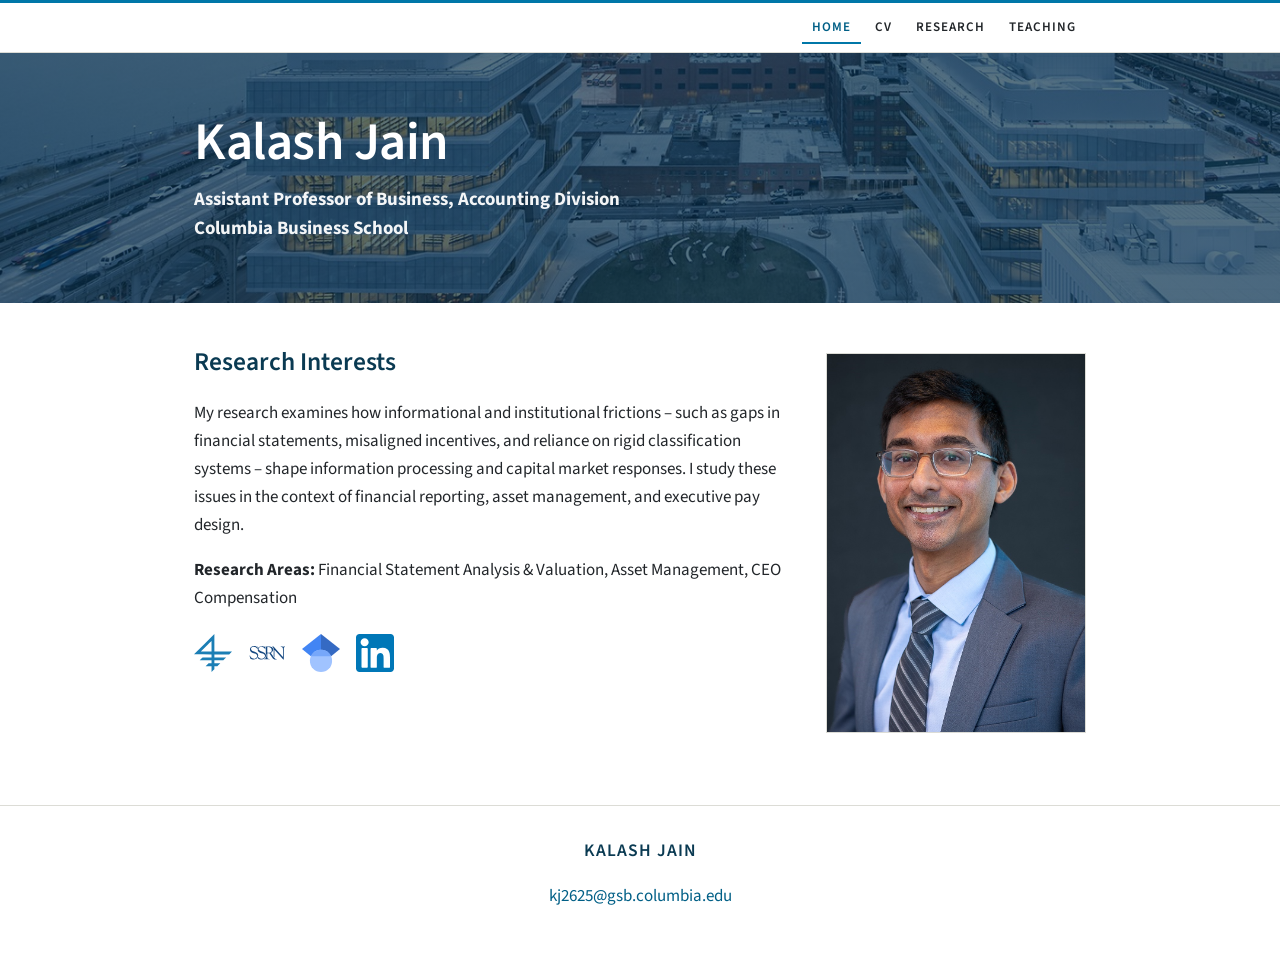
<file: index.html>
<!DOCTYPE html>
<html lang="en">
<head>
  <meta charset="UTF-8" />
  <meta name="viewport" content="width=device-width, initial-scale=1.0" />
  <title>Kalash Jain – Columbia Business School</title>
  <meta name="description" content="Kalash Jain, Assistant Professor of Business, Accounting Division, Columbia Business School. Research on financial statement analysis, asset management, and CEO compensation." />
  <link rel="canonical" href="https://kalashjain.me/" />
  <meta property="og:type" content="website" />
  <meta property="og:site_name" content="Kalash Jain" />
  <meta property="og:title" content="Kalash Jain – Columbia Business School" />
  <meta property="og:description" content="Assistant Professor of Business, Accounting Division, Columbia Business School. Research on financial statement analysis, asset management, and CEO compensation." />
  <meta property="og:url" content="https://kalashjain.me/" />
  <meta property="og:image" content="https://kalashjain.me/assets/img/headshot.jpg" />
  <meta property="og:image:alt" content="Kalash Jain" />
  <meta name="twitter:card" content="summary" />
  <meta name="twitter:title" content="Kalash Jain – Columbia Business School" />
  <meta name="twitter:description" content="Assistant Professor of Business, Accounting Division, Columbia Business School." />
  <meta name="twitter:image" content="https://kalashjain.me/assets/img/headshot.jpg" />
  <script type="application/ld+json">
  {
    "@context": "https://schema.org",
    "@type": "Person",
    "name": "Kalash Jain",
    "url": "https://kalashjain.me/",
    "image": "https://kalashjain.me/assets/img/headshot.jpg",
    "jobTitle": "Assistant Professor of Business",
    "worksFor": { "@type": "CollegeOrUniversity", "name": "Columbia Business School", "url": "https://business.columbia.edu/" },
    "email": "kj2625@gsb.columbia.edu",
    "sameAs": [
      "https://business.columbia.edu/faculty/people/kalash-jain",
      "https://papers.ssrn.com/sol3/cf_dev/AbsByAuth.cfm?per_id=5348199",
      "https://scholar.google.com/citations?user=yLvqzMYAAAAJ",
      "https://www.linkedin.com/in/kalash-jain-us/"
    ]
  }
  </script>
  <link rel="icon" type="image/svg+xml" href="assets/img/logo.svg" />
  <link rel="preconnect" href="https://fonts.googleapis.com" />
  <link rel="preconnect" href="https://fonts.gstatic.com" crossorigin />
  <link href="https://fonts.googleapis.com/css2?family=Source+Sans+3:wght@400;500;600;700&display=swap" rel="stylesheet" />
  <link rel="stylesheet" href="assets/css/style.css" />
</head>
<body>
  <header class="site-header">
    <nav class="nav">
      <ul class="nav__links">
        <li><a href="index.html" class="active">Home</a></li>
        <li><a href="cv.pdf" target="_blank" rel="noopener">CV</a></li>
        <li><a href="research.html">Research</a></li>
        <li><a href="teaching.html">Teaching</a></li>
      </ul>
    </nav>
  </header>

  <section class="hero-banner">
    <div class="hero-banner__inner">
      <h1 class="hero-banner__name">Kalash Jain</h1>
      <p class="hero-banner__title">
        Assistant Professor of Business, Accounting Division<br />
        Columbia Business School
      </p>
    </div>
  </section>

  <main class="container">
    <section class="hero">
      <div class="hero__intro">
        <h2>Research Interests</h2>
        <p>
          My research examines how informational and institutional frictions – such
          as gaps in financial statements, misaligned incentives, and reliance on
          rigid classification systems – shape information processing and capital market responses. I study these issues in the context of financial
          reporting, asset management, and executive pay design.
        </p>
        <p>
          <strong>Research Areas:</strong> Financial Statement Analysis &amp;
          Valuation, Asset Management, CEO Compensation
        </p>

        <div class="socials">
          <a href="https://business.columbia.edu/faculty/people/kalash-jain" target="_blank" rel="noopener" title="Columbia Business School faculty page" aria-label="Columbia Business School faculty page"><img src="assets/img/cbs_logo.svg" alt="Columbia Business School" /></a>
          <a href="https://papers.ssrn.com/sol3/cf_dev/AbsByAuth.cfm?per_id=5348199" target="_blank" rel="noopener" title="SSRN" aria-label="SSRN"><img src="assets/img/ssrn_logo.svg" alt="SSRN" /></a>
          <a href="https://scholar.google.com/citations?user=yLvqzMYAAAAJ&hl=en&inst=2731774348884658006&oi=ao" target="_blank" rel="noopener" title="Google Scholar" aria-label="Google Scholar"><img src="assets/img/google_scholar_logo.svg" alt="Google Scholar" /></a>
          <a href="https://www.linkedin.com/in/kalash-jain-us/" target="_blank" rel="noopener" title="LinkedIn" aria-label="LinkedIn"><img src="assets/img/linkedin_logo.svg" alt="LinkedIn" /></a>
        </div>
      </div>

      <div class="hero__aside">
        <img class="hero__photo" src="assets/img/headshot.jpg" alt="Kalash Jain" />
      </div>
    </section>
  </main>

  <footer class="site-footer">
    <div class="container">
      <p class="name">Kalash Jain</p>
      <p><a href="mailto:kj2625@gsb.columbia.edu">kj2625@gsb.columbia.edu</a></p>
    </div>
  </footer>
<!-- Cloudflare Web Analytics --><script type='module' src='https://static.cloudflareinsights.com/beacon.min.js' data-cf-beacon='{"token": "cd76b0aa09ca4c36a53049b33221c05a"}'></script><!-- End Cloudflare Web Analytics -->
  <script defer src="assets/js/analytics.js"></script>
</body>
</html>
</file>
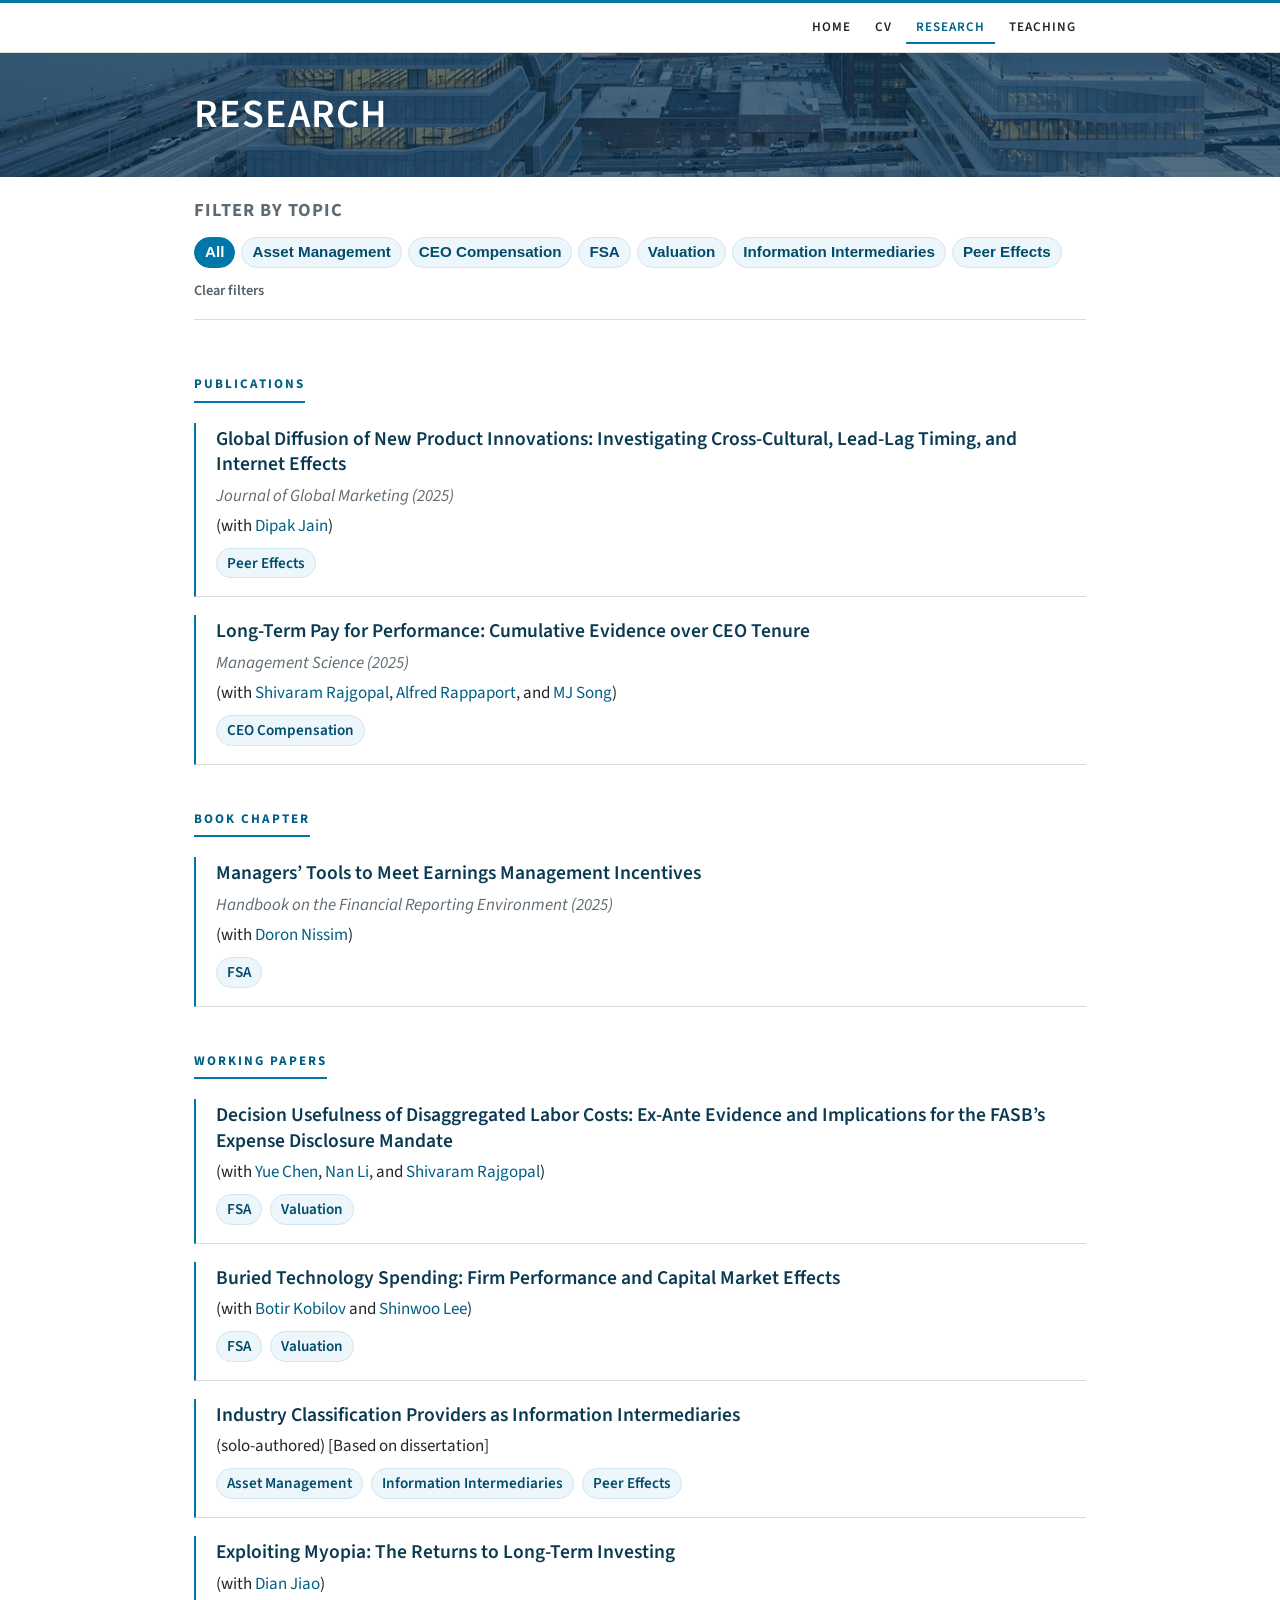
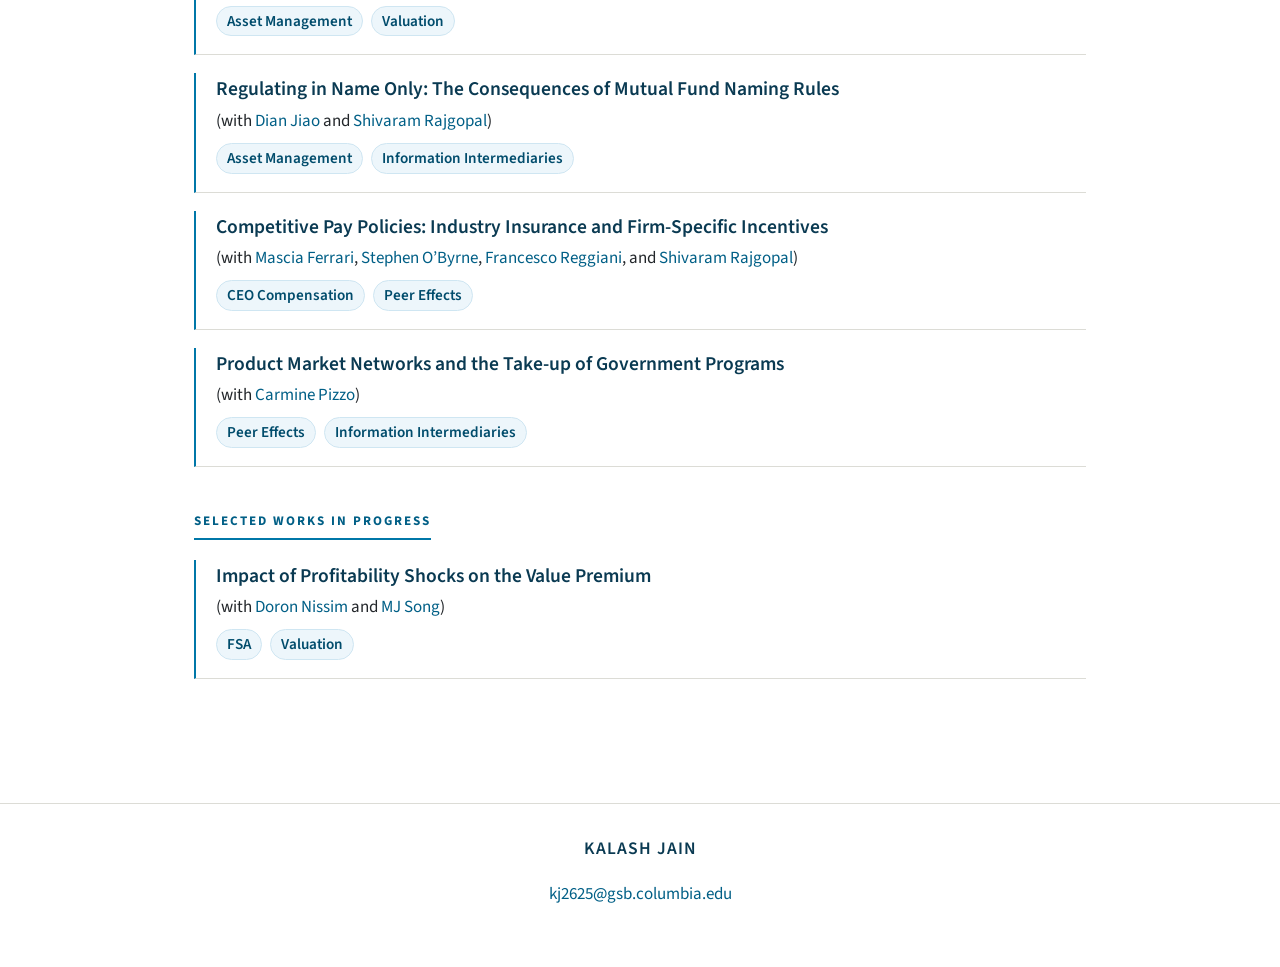
<file: research.html>
<!DOCTYPE html>
<html lang="en">
<head>
  <meta charset="UTF-8" />
  <meta name="viewport" content="width=device-width, initial-scale=1.0" />
  <title>Research – Kalash Jain</title>
  <meta name="description" content="Research by Kalash Jain: publications, book chapter, and working papers on financial statement analysis, asset management, and CEO compensation." />
  <link rel="canonical" href="https://kalashjain.me/research.html" />
  <meta property="og:type" content="website" />
  <meta property="og:site_name" content="Kalash Jain" />
  <meta property="og:title" content="Research – Kalash Jain" />
  <meta property="og:description" content="Publications, book chapter, and working papers on financial statement analysis, asset management, and CEO compensation." />
  <meta property="og:url" content="https://kalashjain.me/research.html" />
  <meta property="og:image" content="https://kalashjain.me/assets/img/headshot.jpg" />
  <meta property="og:image:alt" content="Kalash Jain" />
  <meta name="twitter:card" content="summary" />
  <meta name="twitter:title" content="Research – Kalash Jain" />
  <meta name="twitter:description" content="Publications and working papers by Kalash Jain." />
  <meta name="twitter:image" content="https://kalashjain.me/assets/img/headshot.jpg" />
  <link rel="icon" type="image/svg+xml" href="assets/img/logo.svg" />
  <link rel="preconnect" href="https://fonts.googleapis.com" />
  <link rel="preconnect" href="https://fonts.gstatic.com" crossorigin />
  <link href="https://fonts.googleapis.com/css2?family=Source+Sans+3:wght@400;500;600;700&display=swap" rel="stylesheet" />
  <link rel="stylesheet" href="assets/css/style.css" />
</head>
<body>
  <header class="site-header">
    <nav class="nav">
      <ul class="nav__links">
        <li><a href="index.html">Home</a></li>
        <li><a href="cv.pdf" target="_blank" rel="noopener">CV</a></li>
        <li><a href="research.html" class="active">Research</a></li>
        <li><a href="teaching.html">Teaching</a></li>
      </ul>
    </nav>
  </header>

  <section class="page-banner">
    <div class="page-banner__inner">
      <h1 class="page-banner__title">Research</h1>
    </div>
  </section>

  <main class="container">
    <div class="filter-bar" id="filterBar">
      <span class="filter-bar__label">Filter by topic</span>
      <div class="filter-pills" id="filterPills"></div>
      <button type="button" class="filter-clear" id="filterClear">Clear filters</button>
    </div>

    <section class="section">
      <div class="paper-group">
        <p class="subhead">Publications</p>

        <div class="paper" data-topics="Peer Effects">
          <p class="paper__title">
            <a href="https://www.tandfonline.com/doi/abs/10.1080/08911762.2025.2487710" target="_blank" rel="noopener">Global Diffusion of New Product Innovations: Investigating Cross-Cultural, Lead-Lag Timing, and Internet Effects</a>
          </p>
          <p class="paper__venue">Journal of Global Marketing (2025)</p>
          <p class="paper__authors">(with <a href="https://www.ceibs.edu/jain-dipak" target="_blank" rel="noopener">Dipak Jain</a>)</p>
          <p class="paper__topics"><span class="topic-pill" data-topic="Peer Effects">Peer Effects</span></p>
        </div>

        <div class="paper" data-topics="CEO Compensation">
          <p class="paper__title">
            <a href="https://pubsonline.informs.org/doi/abs/10.1287/mnsc.2024.04322" target="_blank" rel="noopener">Long-Term Pay for Performance: Cumulative Evidence over CEO Tenure</a>
          </p>
          <p class="paper__venue">Management Science (2025)</p>
          <p class="paper__authors">(with <a href="https://business.columbia.edu/faculty/people/shivaram-rajgopal" target="_blank" rel="noopener">Shivaram Rajgopal</a>, <a href="https://www.expectationsinvesting.com/the-authors" target="_blank" rel="noopener">Alfred Rappaport</a>, and <a href="https://sites.google.com/view/mj-song" target="_blank" rel="noopener">MJ Song</a>)</p>
          <p class="paper__topics"><span class="topic-pill" data-topic="CEO Compensation">CEO Compensation</span></p>
        </div>
      </div>

      <div class="paper-group">
        <p class="subhead">Book Chapter</p>

        <div class="paper" data-topics="FSA">
          <p class="paper__title">
            <a href="https://doi.org/10.4337/9781800888685.00014" target="_blank" rel="noopener">Managers&rsquo; Tools to Meet Earnings Management Incentives</a>
          </p>
          <p class="paper__venue">Handbook on the Financial Reporting Environment (2025)</p>
          <p class="paper__authors">(with <a href="https://business.columbia.edu/faculty/people/doron-nissim" target="_blank" rel="noopener">Doron Nissim</a>)</p>
          <p class="paper__topics"><span class="topic-pill" data-topic="FSA">FSA</span></p>
        </div>
      </div>

      <div class="paper-group">
        <p class="subhead">Working Papers</p>

        <div class="paper" data-topics="FSA|Valuation">
          <p class="paper__title">
            <a href="https://papers.ssrn.com/sol3/papers.cfm?abstract_id=5050805" target="_blank" rel="noopener">Decision Usefulness of Disaggregated Labor Costs: Ex-Ante Evidence and Implications for the FASB&rsquo;s Expense Disclosure Mandate</a>
          </p>
          <p class="paper__authors">(with <a href="https://www.yue-chen.com/" target="_blank" rel="noopener">Yue Chen</a>, <a href="https://www.rotman.utoronto.ca/the-rotman-experience/our-community/people/li-nan/" target="_blank" rel="noopener">Nan Li</a>, and <a href="https://business.columbia.edu/faculty/people/shivaram-rajgopal" target="_blank" rel="noopener">Shivaram Rajgopal</a>)</p>
          <p class="paper__topics"><span class="topic-pill" data-topic="FSA">FSA</span><span class="topic-pill" data-topic="Valuation">Valuation</span></p>
        </div>

        <div class="paper" data-topics="FSA|Valuation">
          <p class="paper__title">Buried Technology Spending: Firm Performance and Capital Market Effects</p>
          <p class="paper__authors">(with <a href="https://www.botirkobilov.com/" target="_blank" rel="noopener">Botir Kobilov</a> and <a href="https://sites.google.com/sas.upenn.edu/shinwoo-lee/" target="_blank" rel="noopener">Shinwoo Lee</a>)</p>
          <p class="paper__topics"><span class="topic-pill" data-topic="FSA">FSA</span><span class="topic-pill" data-topic="Valuation">Valuation</span></p>
        </div>

        <div class="paper" data-topics="Asset Management|Information Intermediaries|Peer Effects">
          <p class="paper__title">
            <a href="https://papers.ssrn.com/sol3/papers.cfm?abstract_id=5163811" target="_blank" rel="noopener">Industry Classification Providers as Information Intermediaries</a>
          </p>
          <p class="paper__authors">(solo-authored) [Based on dissertation]</p>
          <p class="paper__topics"><span class="topic-pill" data-topic="Asset Management">Asset Management</span><span class="topic-pill" data-topic="Information Intermediaries">Information Intermediaries</span><span class="topic-pill" data-topic="Peer Effects">Peer Effects</span></p>
        </div>

        <div class="paper" data-topics="Asset Management|Valuation">
          <p class="paper__title">
            <a href="https://papers.ssrn.com/sol3/papers.cfm?abstract_id=5464715" target="_blank" rel="noopener">Exploiting Myopia: The Returns to Long-Term Investing</a>
          </p>
          <p class="paper__authors">(with <a href="https://d-jiao.github.io/" target="_blank" rel="noopener">Dian Jiao</a>)</p>
          <p class="paper__topics"><span class="topic-pill" data-topic="Asset Management">Asset Management</span><span class="topic-pill" data-topic="Valuation">Valuation</span></p>
        </div>

        <div class="paper" data-topics="Asset Management|Information Intermediaries">
          <p class="paper__title">
            <a href="https://papers.ssrn.com/sol3/papers.cfm?abstract_id=5259351" target="_blank" rel="noopener">Regulating in Name Only: The Consequences of Mutual Fund Naming Rules</a>
          </p>
          <p class="paper__authors">(with <a href="https://d-jiao.github.io/" target="_blank" rel="noopener">Dian Jiao</a> and <a href="https://business.columbia.edu/faculty/people/shivaram-rajgopal" target="_blank" rel="noopener">Shivaram Rajgopal</a>)</p>
          <p class="paper__topics"><span class="topic-pill" data-topic="Asset Management">Asset Management</span><span class="topic-pill" data-topic="Information Intermediaries">Information Intermediaries</span></p>
        </div>

        <div class="paper" data-topics="CEO Compensation|Peer Effects">
          <p class="paper__title">
            <a href="https://papers.ssrn.com/sol3/papers.cfm?abstract_id=4407139" target="_blank" rel="noopener">Competitive Pay Policies: Industry Insurance and Firm-Specific Incentives</a>
          </p>
          <p class="paper__authors">(with <a href="https://www.masciaferrari.com/" target="_blank" rel="noopener">Mascia Ferrari</a>, <a href="https://valueadvisors.com/about/" target="_blank" rel="noopener">Stephen O&rsquo;Byrne</a>, <a href="https://scholar.google.com/citations?user=TpwfYfYAAAAJ" target="_blank" rel="noopener">Francesco Reggiani</a>, and <a href="https://business.columbia.edu/faculty/people/shivaram-rajgopal" target="_blank" rel="noopener">Shivaram Rajgopal</a>)</p>
          <p class="paper__topics"><span class="topic-pill" data-topic="CEO Compensation">CEO Compensation</span><span class="topic-pill" data-topic="Peer Effects">Peer Effects</span></p>
        </div>

        <div class="paper" data-topics="Peer Effects|Information Intermediaries">
          <p class="paper__title">Product Market Networks and the Take-up of Government Programs</p>
          <p class="paper__authors">(with <a href="https://www.lse.ac.uk/people/carmine-pizzo" target="_blank" rel="noopener">Carmine Pizzo</a>)</p>
          <p class="paper__topics"><span class="topic-pill" data-topic="Peer Effects">Peer Effects</span><span class="topic-pill" data-topic="Information Intermediaries">Information Intermediaries</span></p>
        </div>
      </div>

      <div class="paper-group">
        <p class="subhead">Selected Works in Progress</p>

        <div class="paper" data-topics="FSA|Valuation">
          <p class="paper__title">Impact of Profitability Shocks on the Value Premium</p>
          <p class="paper__authors">(with <a href="https://business.columbia.edu/faculty/people/doron-nissim" target="_blank" rel="noopener">Doron Nissim</a> and <a href="https://sites.google.com/view/mj-song" target="_blank" rel="noopener">MJ Song</a>)</p>
          <p class="paper__topics"><span class="topic-pill" data-topic="FSA">FSA</span><span class="topic-pill" data-topic="Valuation">Valuation</span></p>
        </div>
      </div>
    </section>
  </main>

  <footer class="site-footer">
    <div class="container">
      <p class="name">Kalash Jain</p>
      <p><a href="mailto:kj2625@gsb.columbia.edu">kj2625@gsb.columbia.edu</a></p>
    </div>
  </footer>

  <script>
    (function () {
      var papers = Array.prototype.slice.call(document.querySelectorAll('.paper'));
      var groups = Array.prototype.slice.call(document.querySelectorAll('.paper-group'));
      var bar = document.getElementById('filterBar');
      var pillsWrap = document.getElementById('filterPills');
      var clearBtn = document.getElementById('filterClear');
      var section = document.querySelector('main .section');
      if (!bar || !pillsWrap) return;

      var selected = {};

      var topicSet = {};
      papers.forEach(function (p) {
        (p.dataset.topics || '').split('|').forEach(function (t) { if (t) topicSet[t] = true; });
      });
      var topics = Object.keys(topicSet).sort();
      var _vi = topics.indexOf('Valuation');
      if (_vi > -1 && topics.indexOf('FSA') > -1) {
        topics.splice(_vi, 1);
        topics.splice(topics.indexOf('FSA') + 1, 0, 'Valuation');
      }

      function render(animate) {
        var keys = Object.keys(selected);
        var showAll = keys.length === 0;

        papers.forEach(function (p) {
          var pts = (p.dataset.topics || '').split('|');
          var show = showAll || keys.some(function (k) { return pts.indexOf(k) > -1; });
          p.classList.toggle('is-hidden', !show);
        });

        var firstVisibleAssigned = false;
        groups.forEach(function (g) {
          var anyVisible = Array.prototype.slice.call(g.querySelectorAll('.paper'))
            .some(function (p) { return !p.classList.contains('is-hidden'); });
          g.classList.toggle('is-hidden', !anyVisible);
          g.classList.remove('is-first-visible');
          if (anyVisible && !firstVisibleAssigned) {
            g.classList.add('is-first-visible');
            firstVisibleAssigned = true;
          }
        });

        Array.prototype.slice.call(pillsWrap.querySelectorAll('.filter-pill')).forEach(function (b) {
          var t = b.dataset.topic;
          b.classList.toggle('active', t === 'All' ? showAll : !!selected[t]);
        });

        if (animate && section) {
          section.style.opacity = '0';
          void section.offsetWidth;
          section.style.opacity = '1';
        }
      }

      function toggleTopic(topic) {
        if (topic === 'All') {
          selected = {};
        } else if (selected[topic]) {
          delete selected[topic];
        } else {
          selected[topic] = true;
        }
        render(true);
      }

      function makePill(label, topic, extra) {
        var b = document.createElement('button');
        b.type = 'button';
        b.className = 'topic-pill filter-pill' + (extra ? ' ' + extra : '');
        b.textContent = label;
        b.dataset.topic = topic;
        b.addEventListener('click', function () { toggleTopic(topic); });
        return b;
      }

      pillsWrap.appendChild(makePill('All', 'All', 'reset'));
      topics.forEach(function (t) { pillsWrap.appendChild(makePill(t, t)); });

      if (clearBtn) {
        clearBtn.addEventListener('click', function () { selected = {}; render(true); });
      }

      Array.prototype.slice.call(document.querySelectorAll('.paper .topic-pill')).forEach(function (pill) {
        pill.addEventListener('click', function () {
          toggleTopic(pill.dataset.topic);
          bar.scrollIntoView({ behavior: 'smooth', block: 'start' });
        });
      });

      render(false);
    })();
  </script>
<!-- Cloudflare Web Analytics --><script type='module' src='https://static.cloudflareinsights.com/beacon.min.js' data-cf-beacon='{"token": "cd76b0aa09ca4c36a53049b33221c05a"}'></script><!-- End Cloudflare Web Analytics -->
  <script defer src="assets/js/analytics.js"></script>
</body>
</html>
</file>
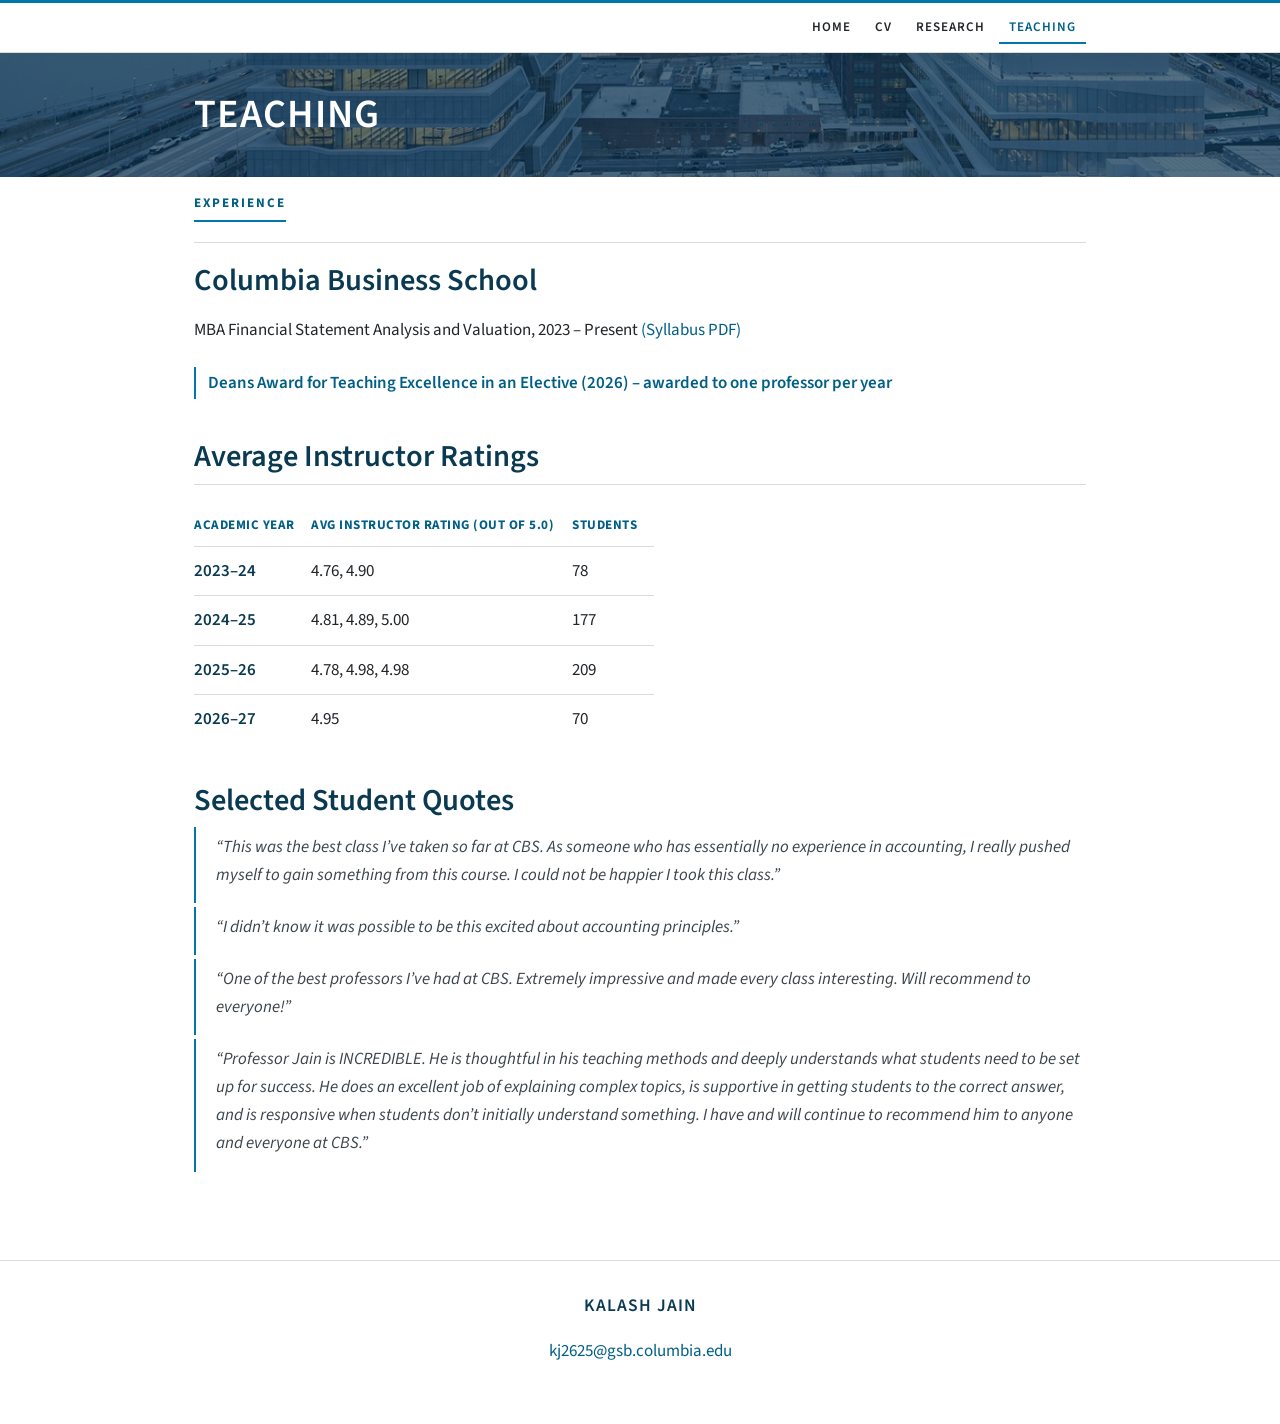
<file: teaching.html>
<!DOCTYPE html>
<html lang="en">
<head>
  <meta charset="UTF-8" />
  <meta name="viewport" content="width=device-width, initial-scale=1.0" />
  <title>Teaching – Kalash Jain</title>
  <meta name="description" content="Teaching by Kalash Jain: MBA Financial Statement Analysis and Valuation at Columbia Business School, instructor ratings, and student feedback." />
  <link rel="canonical" href="https://kalashjain.me/teaching.html" />
  <meta property="og:type" content="website" />
  <meta property="og:site_name" content="Kalash Jain" />
  <meta property="og:title" content="Teaching – Kalash Jain" />
  <meta property="og:description" content="MBA Financial Statement Analysis and Valuation at Columbia Business School — instructor ratings and student feedback." />
  <meta property="og:url" content="https://kalashjain.me/teaching.html" />
  <meta property="og:image" content="https://kalashjain.me/assets/img/headshot.jpg" />
  <meta property="og:image:alt" content="Kalash Jain" />
  <meta name="twitter:card" content="summary" />
  <meta name="twitter:title" content="Teaching – Kalash Jain" />
  <meta name="twitter:description" content="MBA Financial Statement Analysis and Valuation at Columbia Business School." />
  <meta name="twitter:image" content="https://kalashjain.me/assets/img/headshot.jpg" />
  <link rel="icon" type="image/svg+xml" href="assets/img/logo.svg" />
  <link rel="preconnect" href="https://fonts.googleapis.com" />
  <link rel="preconnect" href="https://fonts.gstatic.com" crossorigin />
  <link href="https://fonts.googleapis.com/css2?family=Source+Sans+3:wght@400;500;600;700&display=swap" rel="stylesheet" />
  <link rel="stylesheet" href="assets/css/style.css" />
</head>
<body>
  <header class="site-header">
    <nav class="nav">
      <ul class="nav__links">
        <li><a href="index.html">Home</a></li>
        <li><a href="cv.pdf" target="_blank" rel="noopener">CV</a></li>
        <li><a href="research.html">Research</a></li>
        <li><a href="teaching.html" class="active">Teaching</a></li>
      </ul>
    </nav>
  </header>

  <section class="page-banner">
    <div class="page-banner__inner">
      <h1 class="page-banner__title">Teaching</h1>
    </div>
  </section>

  <main class="container">
    <section class="section">
      <p class="subhead">Experience</p>

      <div class="card">
        <h2>Columbia Business School</h2>
        <p>MBA Financial Statement Analysis and Valuation, 2023 &ndash; Present <a href="Jain_B8009_Syllabus_Spring2026.pdf" target="_blank" rel="noopener">(Syllabus PDF)</a></p>
        <p class="award">Deans Award for Teaching Excellence in an Elective (2026) &ndash; awarded to one professor per year</p>
      </div>

      <h2>Average Instructor Ratings</h2>
      <div class="card">
        <table class="ratings">
          <thead>
            <tr>
              <th>Academic Year</th>
              <th>Avg Instructor Rating (out of 5.0)</th>
              <th>Students</th>
            </tr>
          </thead>
          <tbody>
            <tr>
              <td>2023&ndash;24</td>
              <td>4.76, 4.90</td>
              <td>78</td>
            </tr>
            <tr>
              <td>2024&ndash;25</td>
              <td>4.81, 4.89, 5.00</td>
              <td>177</td>
            </tr>
            <tr>
              <td>2025&ndash;26</td>
              <td>4.78, 4.98, 4.98</td>
              <td>209</td>
            </tr>
            <tr>
              <td>2026&ndash;27</td>
              <td>4.95</td>
              <td>70</td>
            </tr>
          </tbody>
        </table>
      </div>

      <h2>Selected Student Quotes</h2>
      <div class="quotes">
        <blockquote class="quote">
          &ldquo;This was the best class I&rsquo;ve taken so far at CBS. As someone who has essentially no experience in accounting, I really pushed myself to gain something from this course. I could not be happier I took this class.&rdquo;
        </blockquote>

        <blockquote class="quote">
          &ldquo;I didn&rsquo;t know it was possible to be this excited about accounting principles.&rdquo;
        </blockquote>

        <blockquote class="quote">
          &ldquo;One of the best professors I&rsquo;ve had at CBS. Extremely impressive and made every class interesting. Will recommend to everyone!&rdquo;
        </blockquote>

        <blockquote class="quote">
          &ldquo;Professor Jain is INCREDIBLE. He is thoughtful in his teaching methods and deeply understands what students need to be set up for success. He does an excellent job of explaining complex topics, is supportive in getting students to the correct answer, and is responsive when students don&rsquo;t initially understand something. I have and will continue to recommend him to anyone and everyone at CBS.&rdquo;
        </blockquote>
      </div>
    </section>
  </main>

  <footer class="site-footer">
    <div class="container">
      <p class="name">Kalash Jain</p>
      <p><a href="mailto:kj2625@gsb.columbia.edu">kj2625@gsb.columbia.edu</a></p>
    </div>
  </footer>
<!-- Cloudflare Web Analytics --><script type='module' src='https://static.cloudflareinsights.com/beacon.min.js' data-cf-beacon='{"token": "cd76b0aa09ca4c36a53049b33221c05a"}'></script><!-- End Cloudflare Web Analytics -->
  <script defer src="assets/js/analytics.js"></script>
</body>
</html>
</file>
<file: assets/css/style.css>
/* ===== Kalash Jain — academic site (flat editorial) ===== */
:root {
  --cbs-blue: #0077a8;
  --cbs-blue-dark: #005f86;
  --navy: #0a3a52;
  --ink: #22262a;
  --muted: #5f6b73;
  --line: #dcdcd6;
  --tint: #f2f4f5;
  --page-bg: #ffffff;
  --maxw: 940px;
  --font-sans: "Source Sans 3", -apple-system, BlinkMacSystemFont, "Segoe UI",
    Roboto, "Helvetica Neue", Arial, "Noto Sans", sans-serif;
}

* { box-sizing: border-box; }

html { scroll-behavior: smooth; }

body {
  margin: 0;
  color: var(--ink);
  background: var(--page-bg);
  min-height: 100vh;
  font-family: var(--font-sans);
  font-size: 17px;
  line-height: 1.65;
  -webkit-font-smoothing: antialiased;
}

.container {
  max-width: var(--maxw);
  margin: 0 auto;
  padding: 0 24px;
}

a { color: var(--cbs-blue-dark); text-decoration: none; }
a:hover { text-decoration: underline; }

h1, h2, h3 {
  font-family: var(--font-sans);
  font-weight: 600;
  line-height: 1.2;
  color: var(--navy);
}

/* thin flat brand rule along the very top */
body::before {
  content: "";
  position: fixed;
  top: 0; left: 0; right: 0;
  height: 3px;
  background: var(--cbs-blue);
  z-index: 40;
}

/* ===== Header / nav ===== */
.site-header {
  position: sticky;
  top: 0;
  z-index: 30;
  background: var(--page-bg);
  border-bottom: 1px solid var(--line);
}
.nav {
  display: flex;
  align-items: center;
  justify-content: flex-end;
  padding: 12px 24px;
  max-width: var(--maxw);
  margin: 0 auto;
}
.nav__brand {
  display: flex;
  align-items: center;
  gap: 12px;
  font-family: var(--font-sans);
  font-size: 1.15rem;
  color: var(--ink);
}
.nav__brand img { height: 38px; width: auto; display: block; }
.nav__links {
  display: flex;
  gap: 4px;
  list-style: none;
  margin: 0;
  padding: 0;
}
.nav__links a {
  color: var(--ink);
  text-transform: uppercase;
  letter-spacing: 1px;
  font-size: 0.82rem;
  font-weight: 600;
  padding: 6px 10px;
  border-bottom: 2px solid transparent;
  transition: color 0.15s ease, border-color 0.15s ease;
}
.nav__links a:hover { color: var(--cbs-blue-dark); text-decoration: none; border-bottom-color: var(--line); }
.nav__links a.active { color: var(--cbs-blue-dark); border-bottom-color: var(--cbs-blue); }

/* ===== Campus banners ===== */
.hero-banner,
.page-banner {
  position: relative;
  background-image:
    linear-gradient(rgba(9, 45, 64, 0.66), rgba(9, 45, 64, 0.66)),
    url("../img/cbs-campus.jpg");
  background-size: cover;
  background-position: center 38%;
  color: #fff;
}
.hero-banner__inner,
.page-banner__inner {
  max-width: var(--maxw);
  margin: 0 auto;
  padding: 0 24px;
}
.hero-banner { padding: 58px 0 60px; }
.hero-banner__name {
  font-family: var(--font-sans);
  font-size: 3.3rem;
  font-weight: 600;
  color: #fff;
  margin: 0 0 12px;
  letter-spacing: -0.5px;
}
.hero-banner__title {
  font-size: 1.18rem;
  line-height: 1.5;
  font-weight: 700;
  margin: 0;
  color: rgba(255, 255, 255, 0.95);
}
.page-banner { padding: 38px 0; }
.page-banner__title {
  font-family: var(--font-sans);
  font-size: 2.5rem;
  font-weight: 600;
  text-transform: uppercase;
  letter-spacing: 1px;
  color: #fff;
  margin: 0;
}

/* ===== Hero (home about) ===== */
.hero {
  display: grid;
  grid-template-columns: 1fr 260px;
  gap: 44px;
  align-items: start;
  padding: 44px 0 24px;
  margin: 0;
}
.hero h2:first-child { margin-top: 0; }
.hero__name {
  font-size: 3.1rem;
  margin: 0 0 8px;
  color: var(--cbs-blue);
  letter-spacing: -0.5px;
}
.hero__title { font-size: 1.12rem; color: var(--muted); margin: 0; }
.hero__aside { position: relative; padding-top: 6px; }
.hero__photo {
  position: relative;
  width: 100%;
  border: 1px solid var(--line);
  display: block;
}
.hero h2 { color: var(--navy); }

/* ===== Sections ===== */
.section { padding: 8px 0 40px; transition: opacity 0.5s ease; }
.section h2 { font-size: 1.9rem; margin: 36px 0 8px; }
.page-title {
  font-size: 2.5rem;
  text-transform: uppercase;
  letter-spacing: 1px;
  color: var(--cbs-blue);
  margin: 52px 0 8px;
}
.subhead {
  text-transform: uppercase;
  letter-spacing: 2px;
  font-size: 0.82rem;
  font-weight: 700;
  color: var(--cbs-blue-dark);
  border-bottom: 2px solid var(--cbs-blue);
  display: inline-block;
  padding-bottom: 5px;
  margin: 8px 0 20px;
}
.paper-group { margin: 0 0 36px; }
.paper-group:first-of-type { margin-top: 8px; }
.paper-group.is-first-visible { margin-top: 8px; }

/* ===== Research list ===== */
.paper {
  border-left: 2px solid var(--cbs-blue);
  border-bottom: 1px solid var(--line);
  padding: 4px 0 18px 20px;
  margin: 0 0 18px;
}
.paper:last-child { margin-bottom: 0; }
.paper__title {
  font-family: var(--font-sans);
  font-size: 1.22rem;
  font-weight: 600;
  color: var(--navy);
  margin: 0 0 4px;
  line-height: 1.3;
}
.paper__title a { color: var(--navy); }
.paper__title a:hover { color: var(--cbs-blue-dark); }
.paper__venue { font-style: italic; color: var(--muted); margin: 0; }
.paper__authors { margin: 2px 0 8px; color: var(--ink); }
.paper__topics { margin: 0; display: flex; flex-wrap: wrap; gap: 8px; }

/* ===== Topic tags (clickable filters) ===== */
.filter-bar {
  display: flex;
  flex-direction: column;
  align-items: flex-start;
  gap: 12px;
  margin: 4px 0 30px;
  padding: 14px 0 18px;
  border-bottom: 1px solid var(--line);
}
.filter-bar__label {
  font-size: 1.15rem;
  font-weight: 700;
  text-transform: uppercase;
  letter-spacing: 1px;
  color: var(--muted);
}
.filter-pills {
  display: flex;
  flex-wrap: wrap;
  align-items: center;
  gap: 6px;
}
.filter-clear {
  background: none;
  border: none;
  padding: 0;
  margin: 0;
  cursor: pointer;
  font-family: inherit;
  font-size: 0.9rem;
  font-weight: 600;
  color: #55606a;
}
.filter-clear:hover { color: var(--ink); text-decoration: underline; }
.topic-pill {
  display: inline-block;
  cursor: pointer;
  border: 1px solid #cfe6f2;
  background: #edf6fb;
  color: #004c6c;
  border-radius: 999px;
  padding: 3px 10px;
  font-size: 0.95rem;
  font-weight: 600;
  line-height: 1.5;
  user-select: none;
  transition: background 0.5s ease, color 0.5s ease, border-color 0.5s ease;
}
.topic-pill:hover {
  background: var(--cbs-blue);
  color: #fff;
  border-color: var(--cbs-blue);
}
.topic-pill.active {
  background: var(--cbs-blue);
  color: #fff;
  border-color: var(--cbs-blue);
}
.filter-pill.reset { font-weight: 700; }
.paper.is-hidden, .paper-group.is-hidden { display: none; }

/* ===== Teaching ===== */
.award {
  display: inline-block;
  color: var(--cbs-blue-dark);
  font-weight: 600;
  border-left: 2px solid var(--cbs-blue);
  padding: 2px 0 2px 12px;
  margin: 6px 0 8px;
}
.card {
  border-top: 1px solid var(--line);
  padding: 20px 0 4px;
  margin: 0 0 20px;
}
.card > *:first-child { margin-top: 0; }
.card > *:last-child { margin-bottom: 0; }
.ratings {
  border-collapse: collapse;
  width: 100%;
  max-width: 460px;
  margin: 8px 0 4px;
}
.ratings th, .ratings td {
  text-align: left;
  padding: 10px 16px 10px 0;
  border-bottom: 1px solid var(--line);
}
.ratings thead th {
  color: var(--cbs-blue-dark);
  font-weight: 700;
  text-transform: uppercase;
  letter-spacing: 0.5px;
  font-size: 0.82rem;
}
.ratings tbody tr:last-child td { border-bottom: none; }
.ratings td:first-child { font-weight: 600; color: var(--navy); white-space: nowrap; }
.quotes { display: grid; gap: 4px; }
blockquote.quote {
  margin: 0;
  padding: 6px 0 14px 20px;
  border-left: 2px solid var(--cbs-blue);
  color: #3a444b;
  font-style: italic;
}

/* ===== Social icons ===== */
.socials { display: flex; gap: 16px; align-items: center; margin: 22px 0 6px; }
.socials a {
  display: inline-flex;
  align-items: center;
  justify-content: center;
  transition: opacity 0.15s ease;
}
.socials a:hover { opacity: 0.65; }
.socials img { height: 38px; width: 38px; object-fit: contain; display: block; }

/* ===== Footer ===== */
.site-footer {
  border-top: 1px solid var(--line);
  margin-top: 48px;
  padding: 30px 0 42px;
  text-align: center;
}
.site-footer .name {
  font-family: var(--font-sans);
  font-weight: 600;
  letter-spacing: 1px;
  text-transform: uppercase;
  color: var(--navy);
  font-size: 1.1rem;
  margin: 0 0 4px;
}
.site-footer a { color: var(--cbs-blue-dark); }

/* ===== Responsive ===== */
@media (max-width: 760px) {
  .hero {
    grid-template-columns: 1fr;
    gap: 26px;
    padding: 32px 0 24px;
  }
  .hero__aside { max-width: 240px; margin: 0 auto; order: -1; }
  .hero__name { font-size: 2.4rem; }
  .nav { padding: 10px 16px; flex-wrap: wrap; gap: 6px; }
  .nav__links { gap: 2px; }
  .nav__links a { padding: 6px 8px; }
  .page-title { font-size: 2rem; }
  .hero-banner { padding: 40px 0 44px; }
  .hero-banner__name { font-size: 2.5rem; }
  .hero-banner__title { font-size: 1.05rem; }
  .page-banner { padding: 26px 0; }
  .page-banner__title { font-size: 2rem; }
  body { font-size: 16px; }
}
</file>
